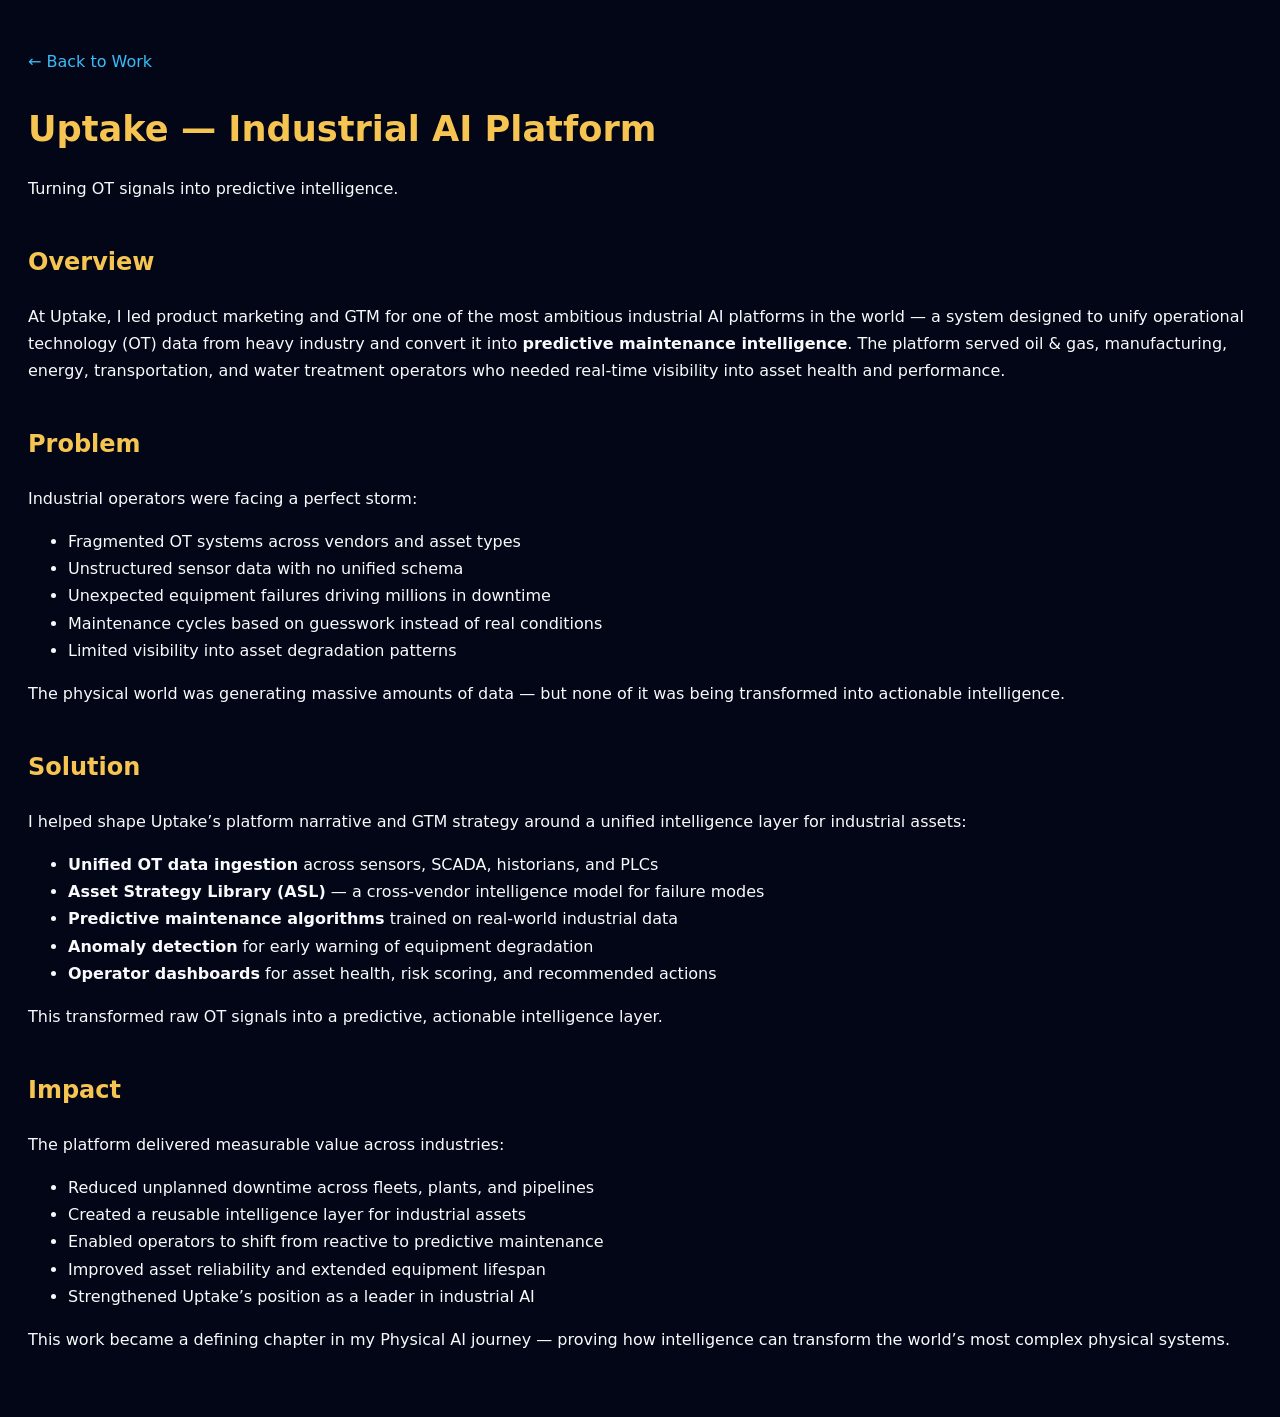
<file: case-uptake.html>
<!DOCTYPE html>
<html lang="en">
<head>
<meta charset="UTF-8">
<meta name="viewport" content="width=device-width, initial-scale=1">
<title>Case Study | Uptake — Industrial AI Platform</title>

<style>
  body {
    background: #020617;
    color: #f9fafb;
    font-family: system-ui, sans-serif;
    padding: 40px 20px;
    line-height: 1.7;
  }

  h1 { color: #f5c451; font-size: 2.2rem; margin-bottom: 10px; }
  h2 { color: #f5c451; margin-top: 40px; }
  .section { margin-top: 30px; }
  .back { color: #38bdf8; text-decoration: none; font-size: 1rem; }
</style>
</head>

<body>

<a href="work.html" class="back">← Back to Work</a>

<h1>Uptake — Industrial AI Platform</h1>
<p class="subtitle">Turning OT signals into predictive intelligence.</p>

<div class="section">
  <h2>Overview</h2>
  <p>
    At Uptake, I led product marketing and GTM for one of the most ambitious industrial AI platforms 
    in the world — a system designed to unify operational technology (OT) data from heavy industry 
    and convert it into <strong>predictive maintenance intelligence</strong>. The platform served 
    oil & gas, manufacturing, energy, transportation, and water treatment operators who needed 
    real-time visibility into asset health and performance.
  </p>
</div>

<div class="section">
  <h2>Problem</h2>
  <p>
    Industrial operators were facing a perfect storm:
    <ul>
      <li>Fragmented OT systems across vendors and asset types</li>
      <li>Unstructured sensor data with no unified schema</li>
      <li>Unexpected equipment failures driving millions in downtime</li>
      <li>Maintenance cycles based on guesswork instead of real conditions</li>
      <li>Limited visibility into asset degradation patterns</li>
    </ul>
    The physical world was generating massive amounts of data — but none of it was being transformed 
    into actionable intelligence.
  </p>
</div>

<div class="section">
  <h2>Solution</h2>
  <p>
    I helped shape Uptake’s platform narrative and GTM strategy around a unified intelligence layer 
    for industrial assets:
    <ul>
      <li><strong>Unified OT data ingestion</strong> across sensors, SCADA, historians, and PLCs</li>
      <li><strong>Asset Strategy Library (ASL)</strong> — a cross‑vendor intelligence model for failure modes</li>
      <li><strong>Predictive maintenance algorithms</strong> trained on real-world industrial data</li>
      <li><strong>Anomaly detection</strong> for early warning of equipment degradation</li>
      <li><strong>Operator dashboards</strong> for asset health, risk scoring, and recommended actions</li>
    </ul>
    This transformed raw OT signals into a predictive, actionable intelligence layer.
  </p>
</div>

<div class="section">
  <h2>Impact</h2>
  <p>
    The platform delivered measurable value across industries:
    <ul>
      <li>Reduced unplanned downtime across fleets, plants, and pipelines</li>
      <li>Created a reusable intelligence layer for industrial assets</li>
      <li>Enabled operators to shift from reactive to predictive maintenance</li>
      <li>Improved asset reliability and extended equipment lifespan</li>
      <li>Strengthened Uptake’s position as a leader in industrial AI</li>
    </ul>
    This work became a defining chapter in my Physical AI journey — proving how intelligence can 
    transform the world’s most complex physical systems.
  </p>
</div>

</body>
</html>
</file>
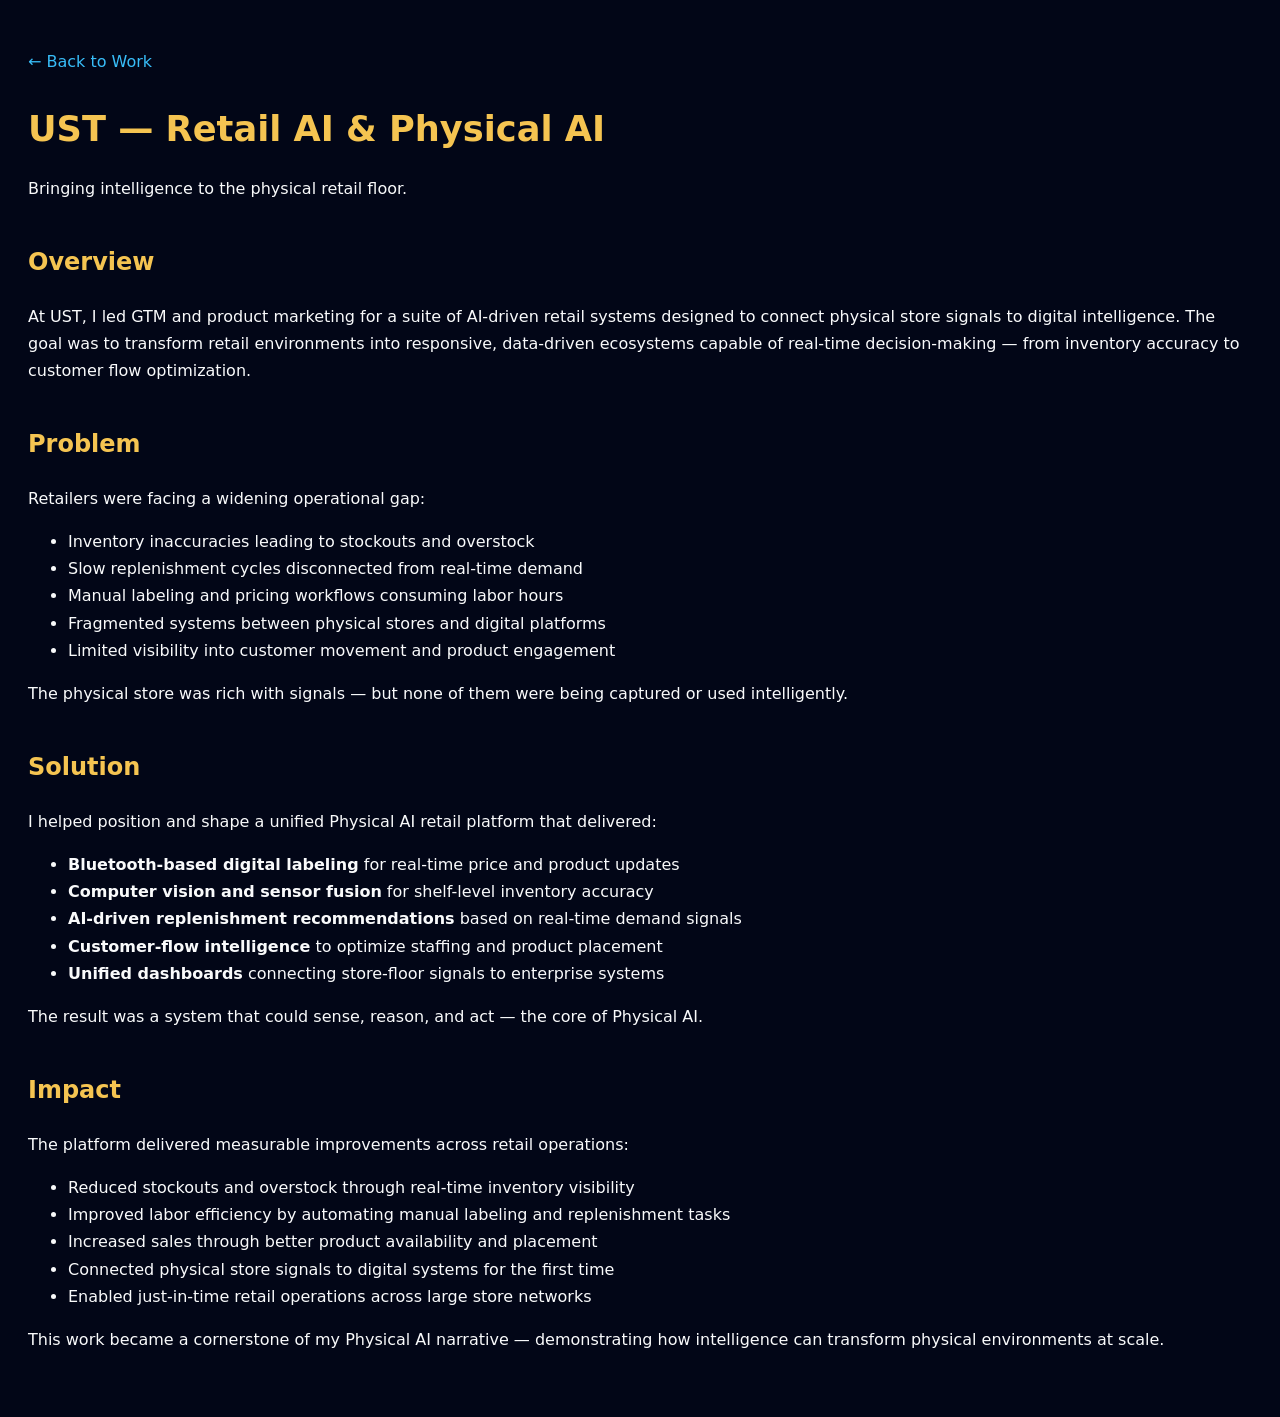
<file: case-ust.html>
<!DOCTYPE html>
<html lang="en">
<head>
<meta charset="UTF-8">
<meta name="viewport" content="width=device-width, initial-scale=1">
<title>Case Study | UST — Retail AI & Physical AI</title>

<style>
  body {
    background: #020617;
    color: #f9fafb;
    font-family: system-ui, sans-serif;
    padding: 40px 20px;
    line-height: 1.7;
  }

  h1 { color: #f5c451; font-size: 2.2rem; margin-bottom: 10px; }
  h2 { color: #f5c451; margin-top: 40px; }
  .section { margin-top: 30px; }
  .back { color: #38bdf8; text-decoration: none; font-size: 1rem; }
</style>
</head>

<body>

<a href="work.html" class="back">← Back to Work</a>

<h1>UST — Retail AI & Physical AI</h1>
<p class="subtitle">Bringing intelligence to the physical retail floor.</p>

<div class="section">
  <h2>Overview</h2>
  <p>
    At UST, I led GTM and product marketing for a suite of AI-driven retail systems designed to connect 
    physical store signals to digital intelligence. The goal was to transform retail environments into 
    responsive, data-driven ecosystems capable of real-time decision-making — from inventory accuracy 
    to customer flow optimization.
  </p>
</div>

<div class="section">
  <h2>Problem</h2>
  <p>
    Retailers were facing a widening operational gap:
    <ul>
      <li>Inventory inaccuracies leading to stockouts and overstock</li>
      <li>Slow replenishment cycles disconnected from real-time demand</li>
      <li>Manual labeling and pricing workflows consuming labor hours</li>
      <li>Fragmented systems between physical stores and digital platforms</li>
      <li>Limited visibility into customer movement and product engagement</li>
    </ul>
    The physical store was rich with signals — but none of them were being captured or used intelligently.
  </p>
</div>

<div class="section">
  <h2>Solution</h2>
  <p>
    I helped position and shape a unified Physical AI retail platform that delivered:
    <ul>
      <li><strong>Bluetooth-based digital labeling</strong> for real-time price and product updates</li>
      <li><strong>Computer vision and sensor fusion</strong> for shelf-level inventory accuracy</li>
      <li><strong>AI-driven replenishment recommendations</strong> based on real-time demand signals</li>
      <li><strong>Customer-flow intelligence</strong> to optimize staffing and product placement</li>
      <li><strong>Unified dashboards</strong> connecting store-floor signals to enterprise systems</li>
    </ul>
    The result was a system that could sense, reason, and act — the core of Physical AI.
  </p>
</div>

<div class="section">
  <h2>Impact</h2>
  <p>
    The platform delivered measurable improvements across retail operations:
    <ul>
      <li>Reduced stockouts and overstock through real-time inventory visibility</li>
      <li>Improved labor efficiency by automating manual labeling and replenishment tasks</li>
      <li>Increased sales through better product availability and placement</li>
      <li>Connected physical store signals to digital systems for the first time</li>
      <li>Enabled just-in-time retail operations across large store networks</li>
    </ul>
    This work became a cornerstone of my Physical AI narrative — demonstrating how intelligence can 
    transform physical environments at scale.
  </p>
</div>

</body>
</html>
</file>
